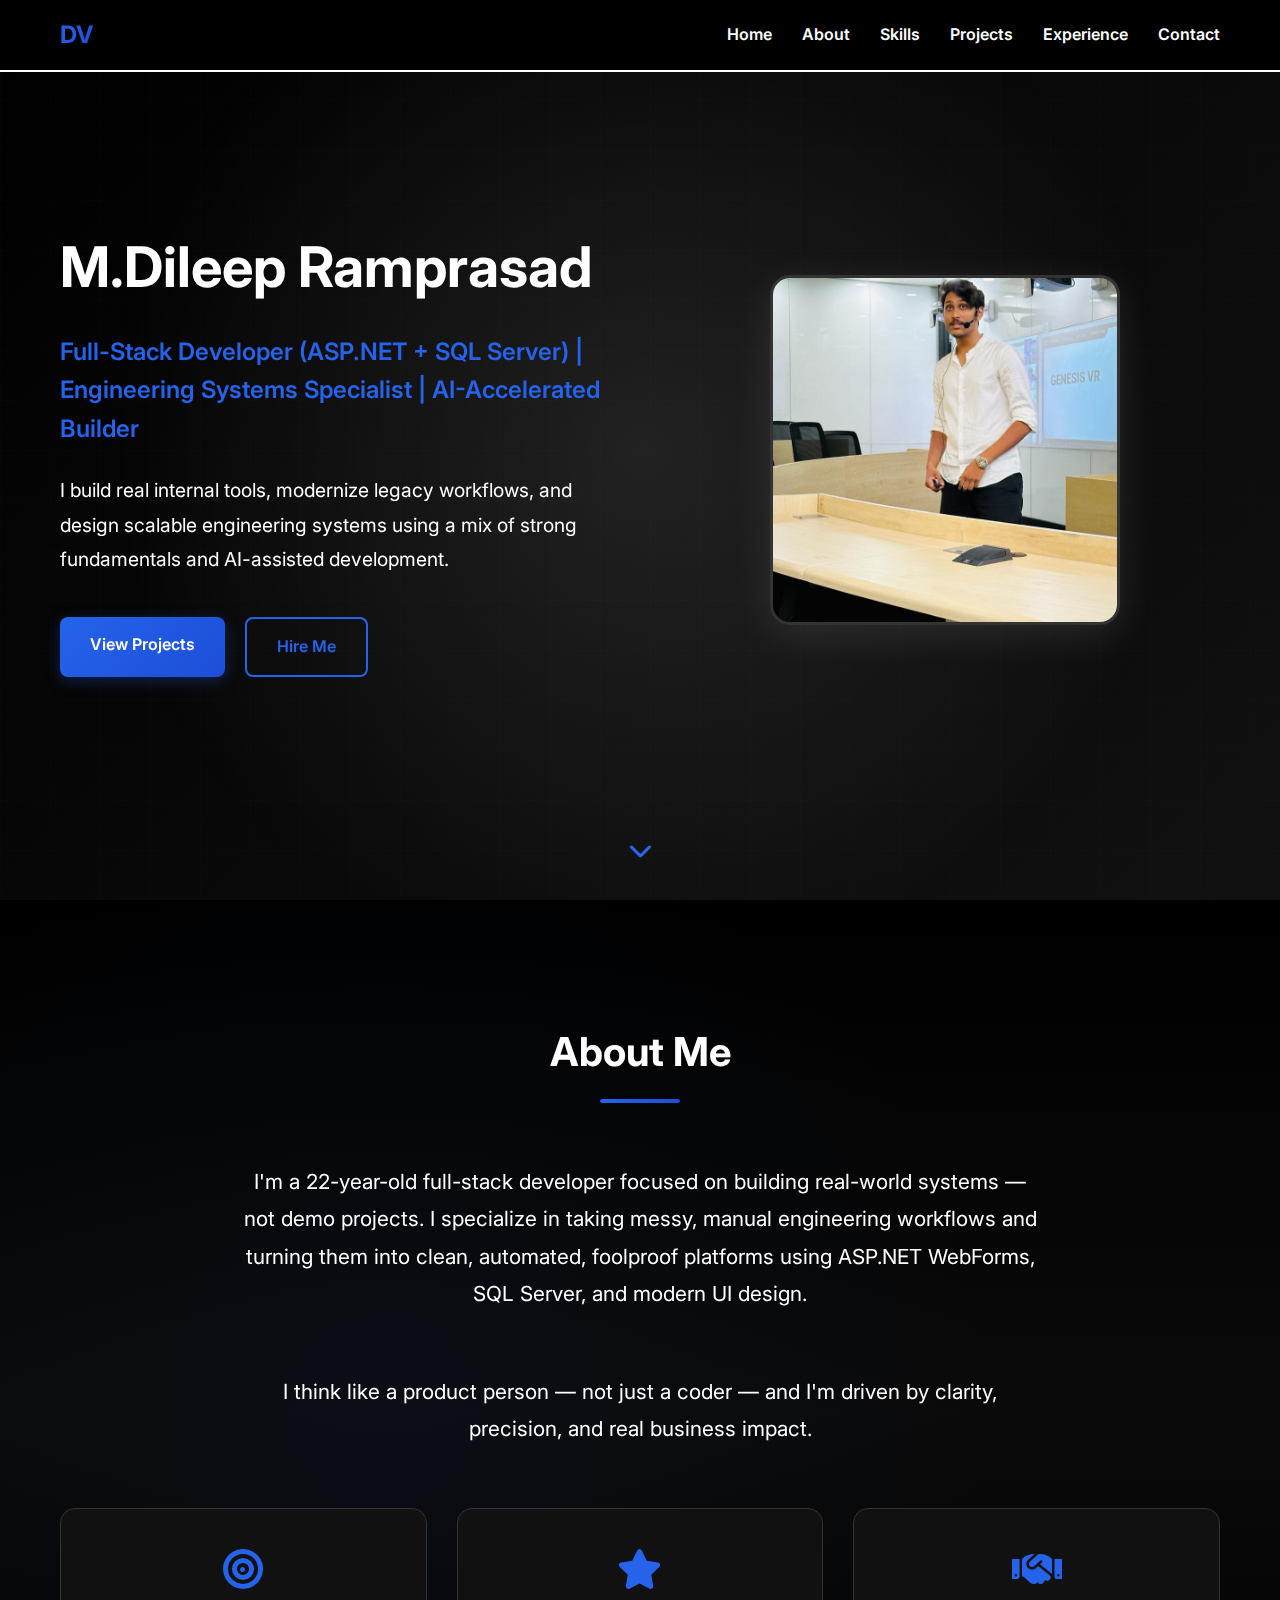
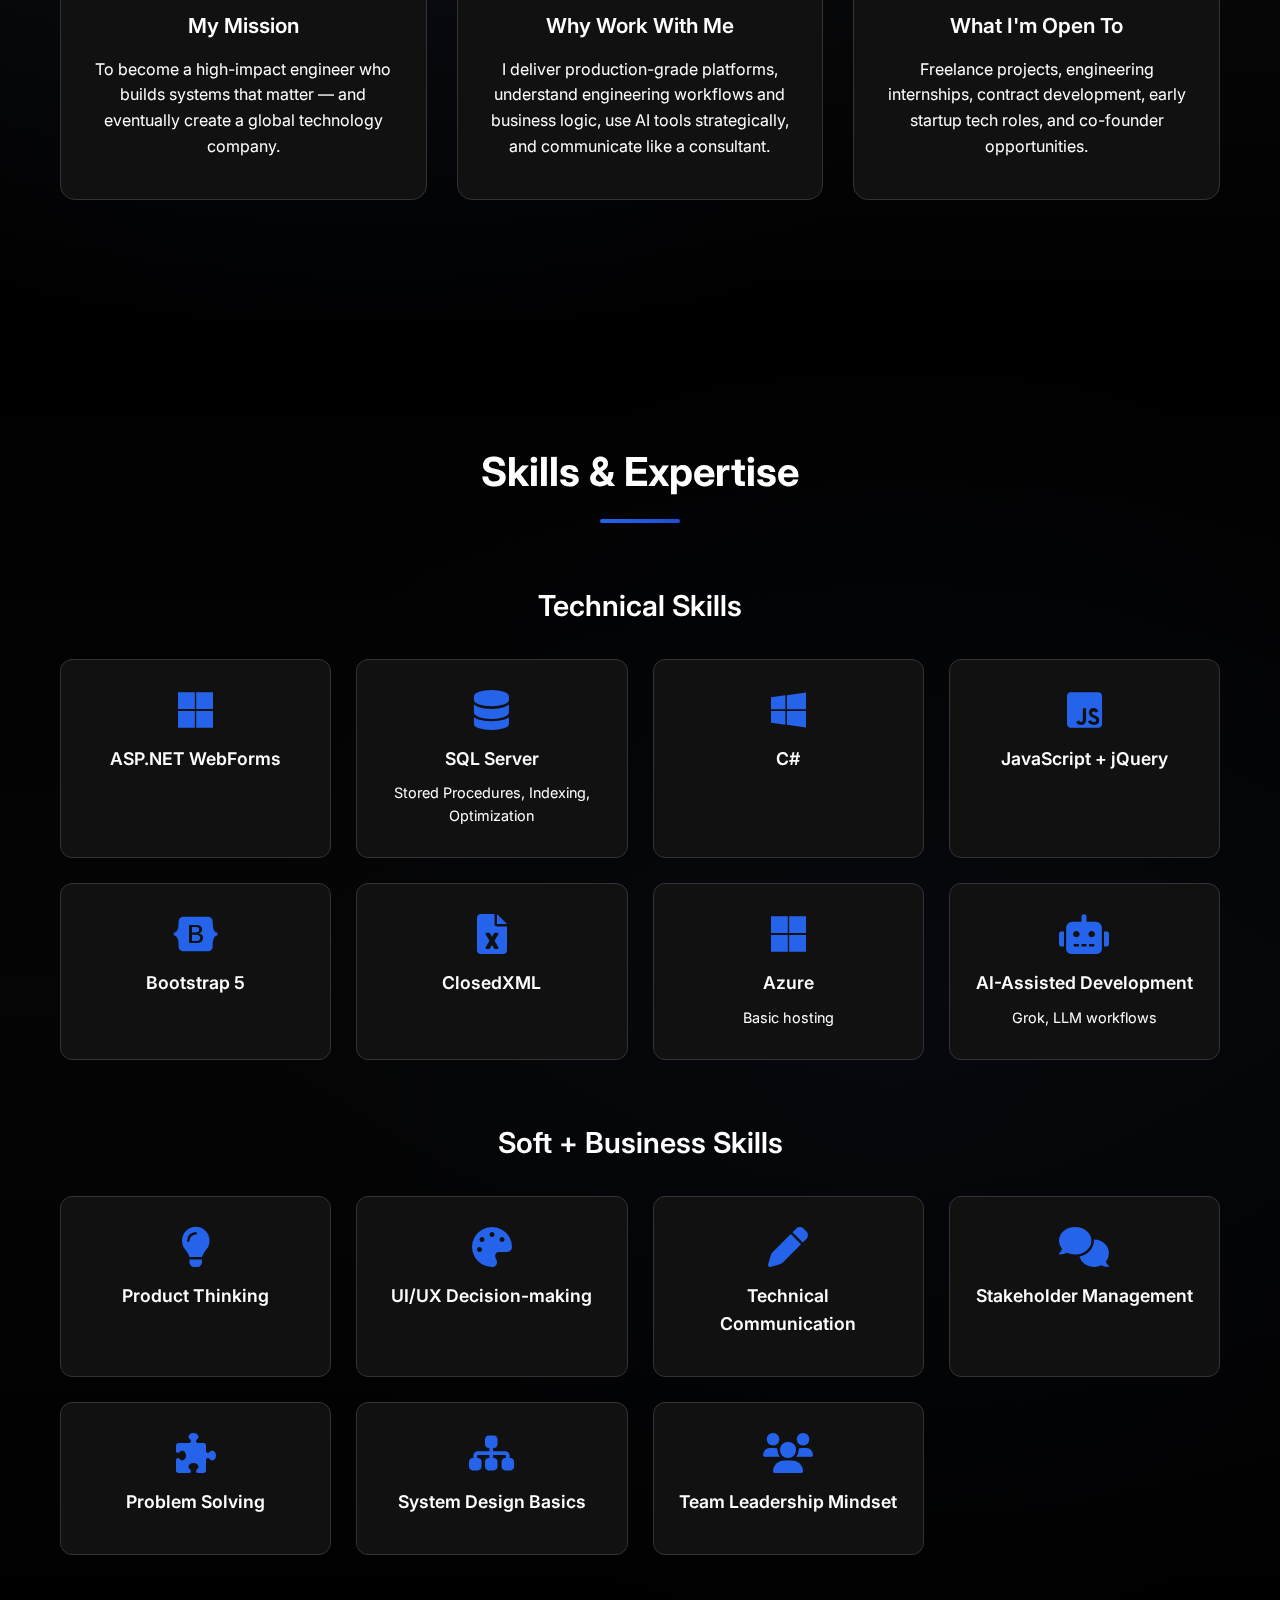
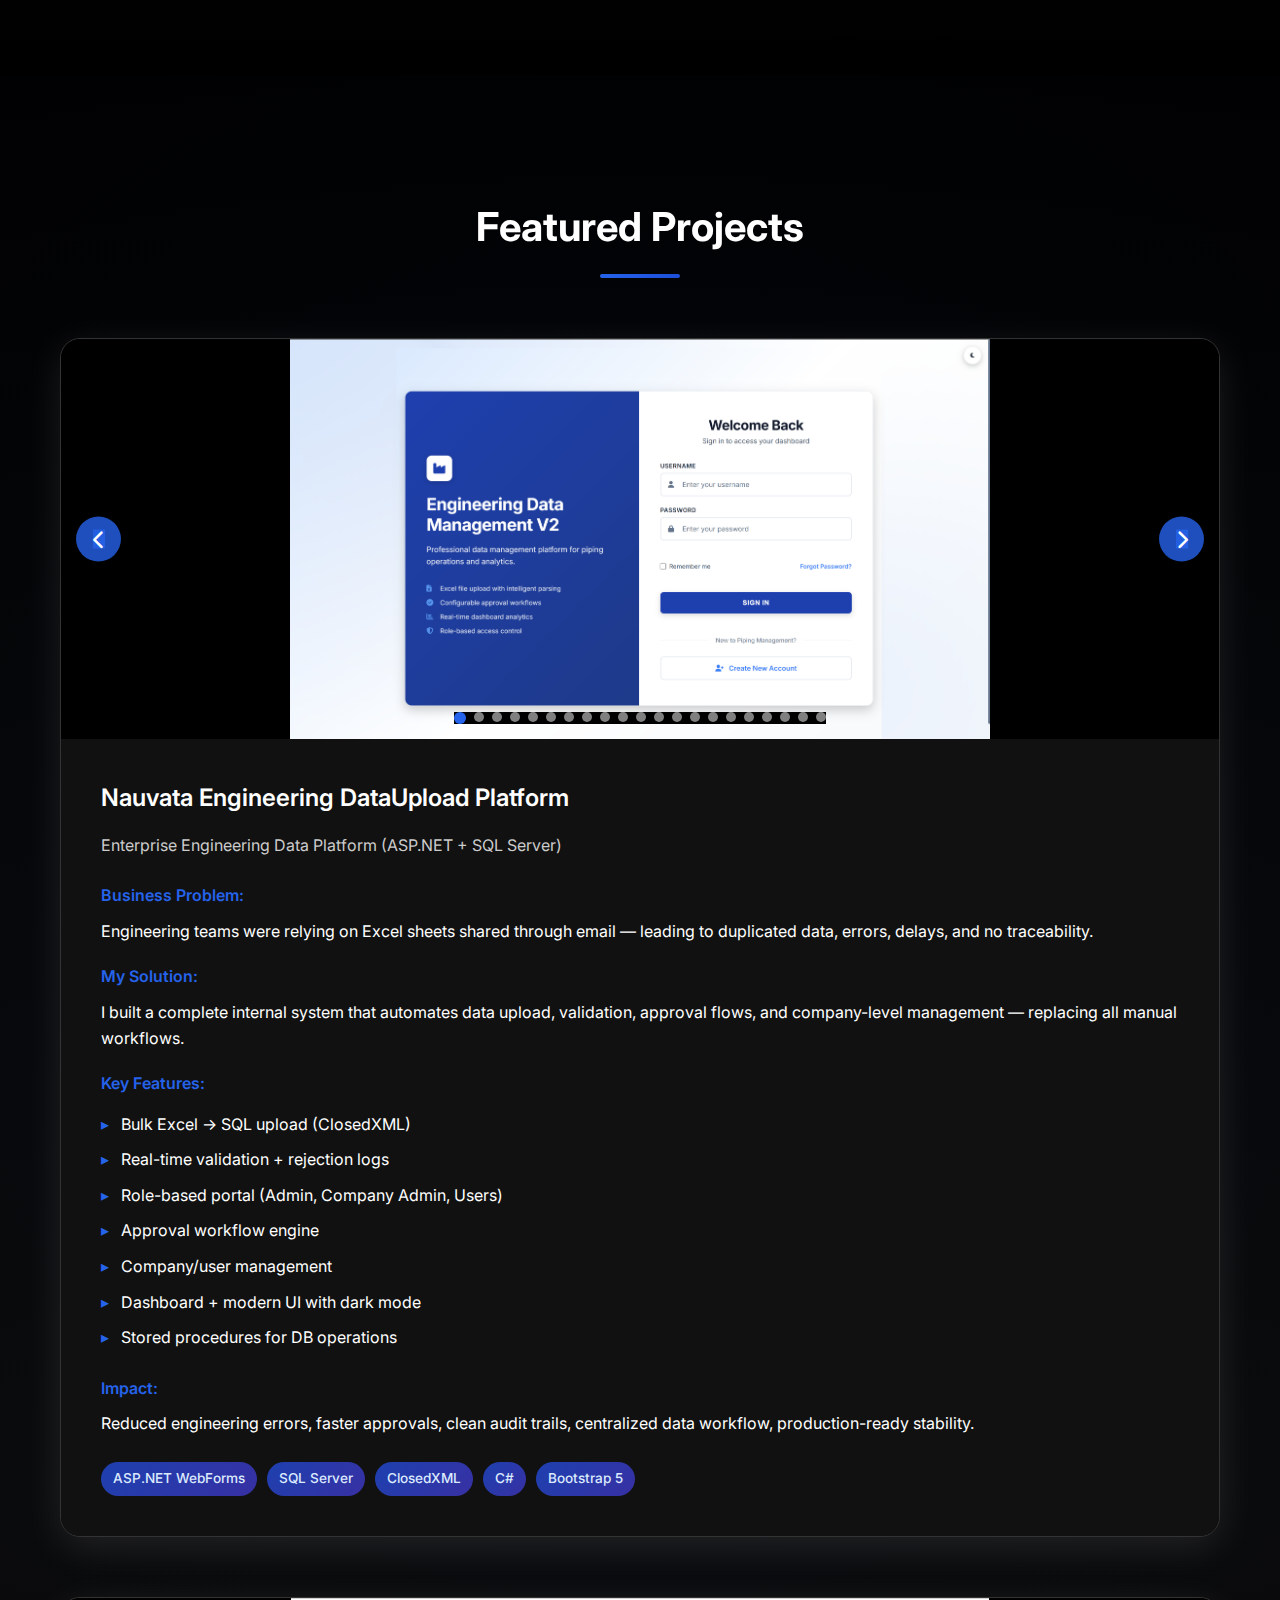
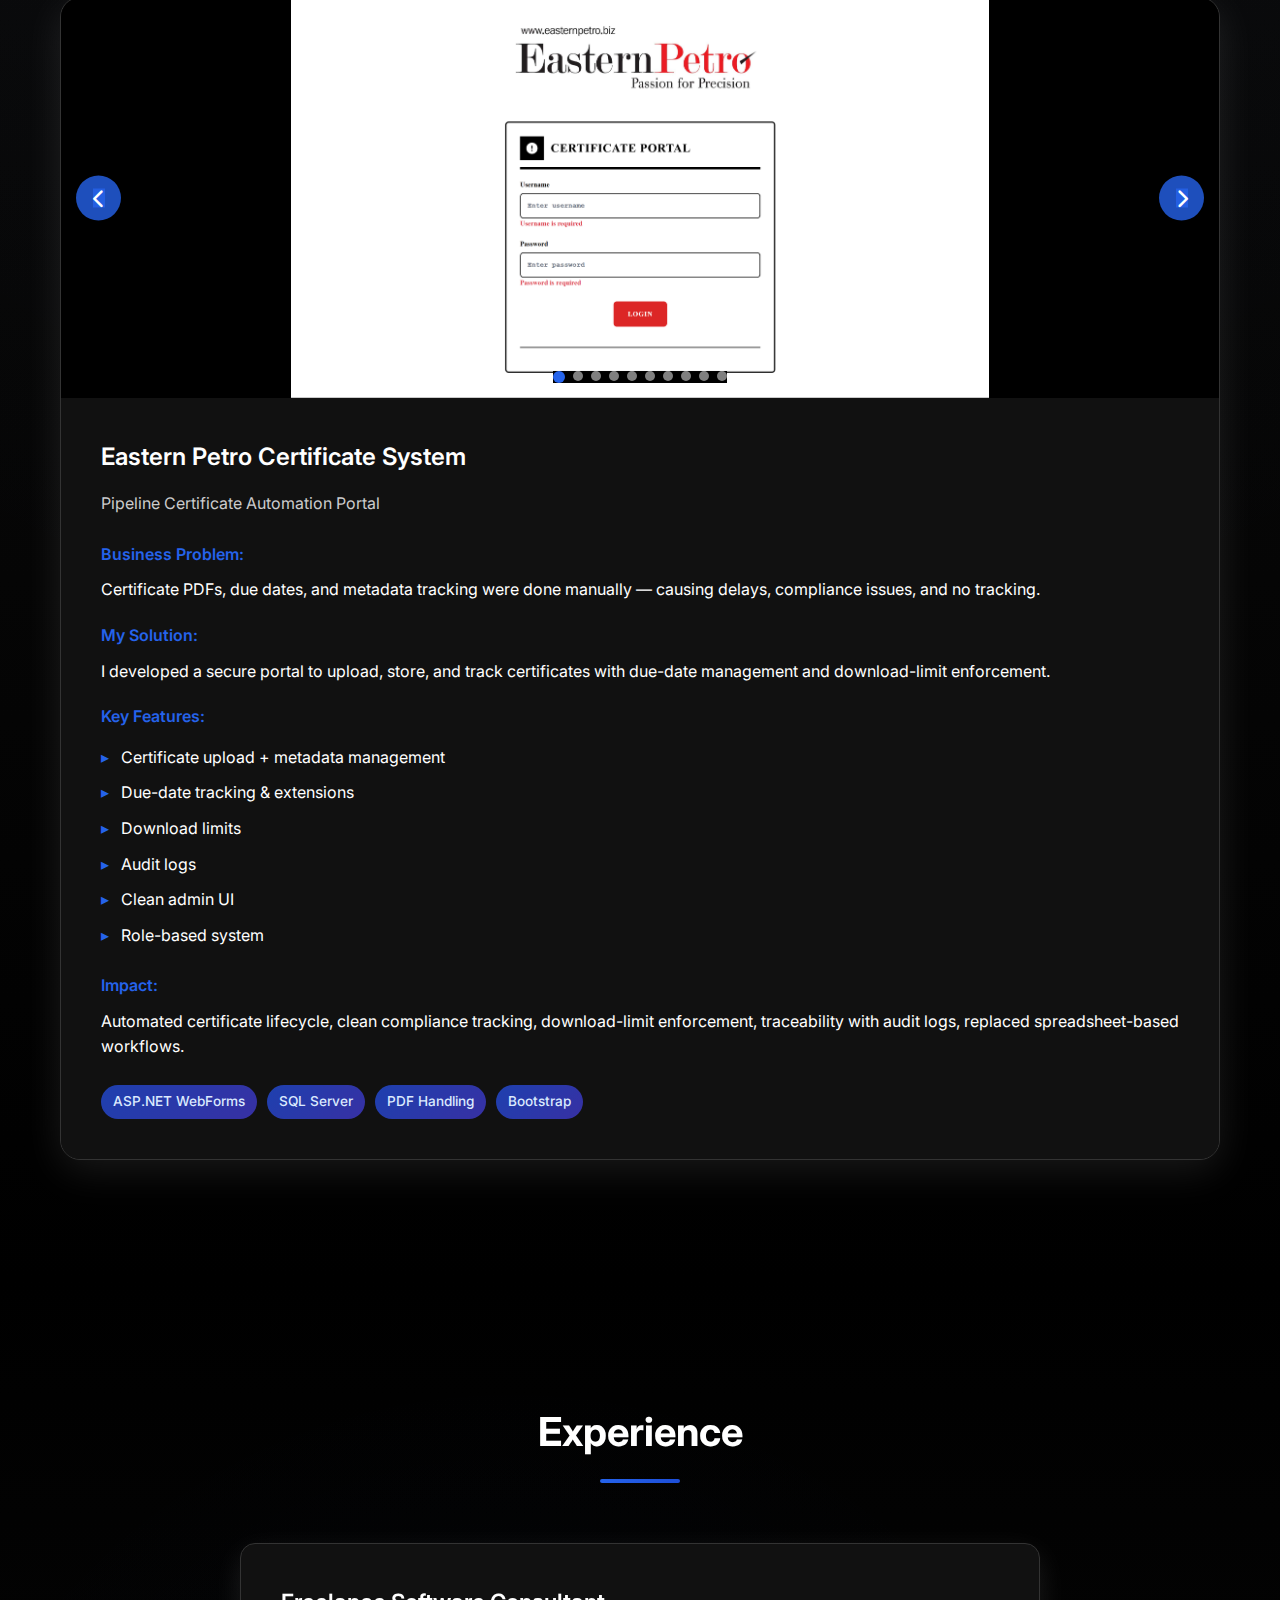
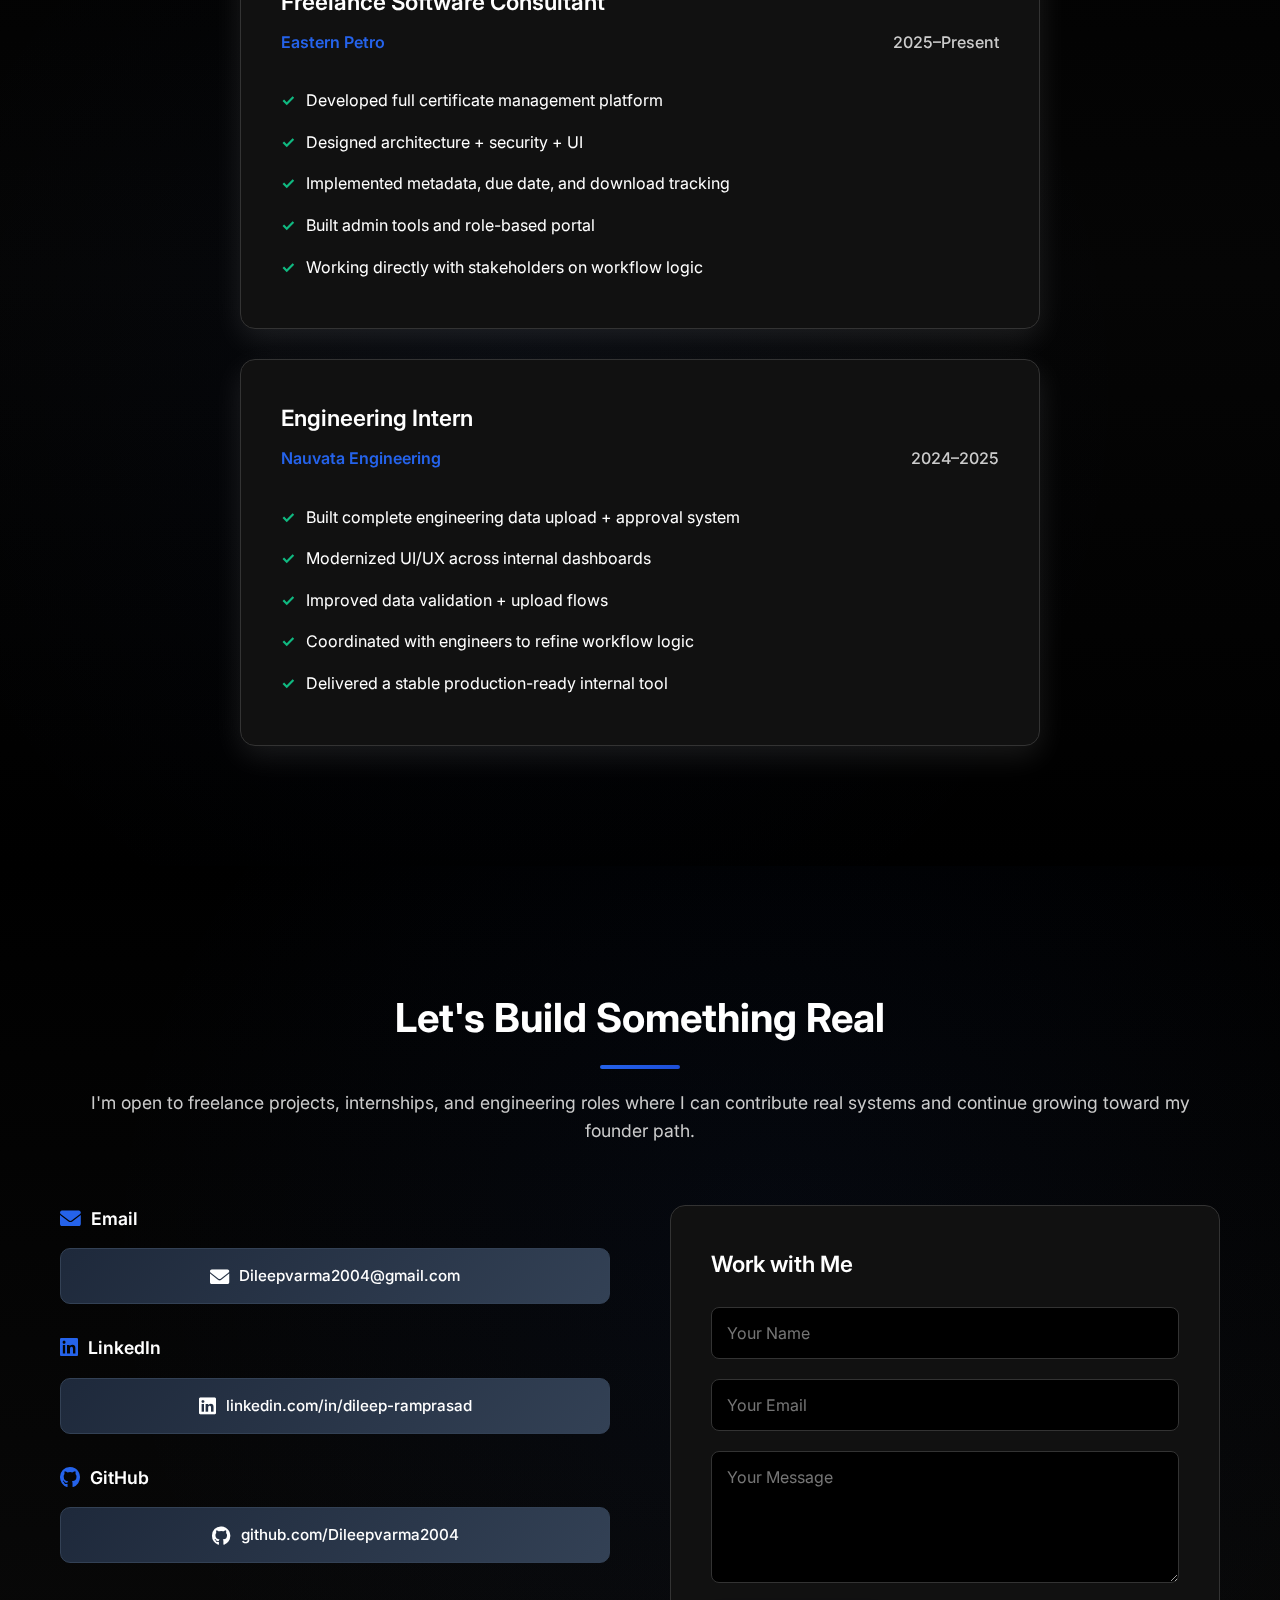
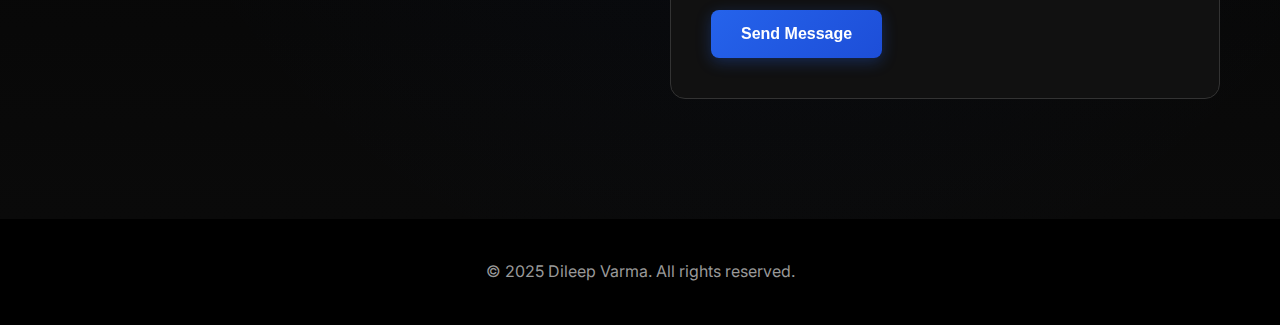
<file: index.html>
<!DOCTYPE html>
<html lang="en">
<head>
    <meta charset="UTF-8">
    <meta name="viewport" content="width=device-width, initial-scale=1.0">
    
    <!-- SEO Meta Tags -->
    <title>Dileep Varma - Full-Stack Developer | Engineering Systems Specialist</title>
    <meta name="description" content="Full-stack developer specializing in ASP.NET, SQL Server, and engineering systems. Built production-grade platforms for Nauvata Engineering and Eastern Petro. Available for freelance projects and engineering roles.">
    <meta name="keywords" content="Full-Stack Developer, ASP.NET Developer, SQL Server, Engineering Systems, Software Consultant, C#, JavaScript, Azure, Hyderabad Developer">
    <meta name="author" content="M. Dileep Ramprasad">
    
    <!-- Open Graph / Social Media Meta Tags -->
    <meta property="og:type" content="website">
    <meta property="og:url" content="https://yourdomain.com/">
    <meta property="og:title" content="Dileep Varma - Full-Stack Developer | Engineering Systems Specialist">
    <meta property="og:description" content="Full-stack developer specializing in ASP.NET, SQL Server, and engineering systems. Built production-grade platforms for Nauvata Engineering and Eastern Petro.">
    <meta property="og:image" content="https://yourdomain.com/profile-hero-image-2.jpg">
    
    <!-- Twitter Card Meta Tags -->
    <meta name="twitter:card" content="summary_large_image">
    <meta name="twitter:url" content="https://yourdomain.com/">
    <meta name="twitter:title" content="Dileep Varma - Full-Stack Developer | Engineering Systems Specialist">
    <meta name="twitter:description" content="Full-stack developer specializing in ASP.NET, SQL Server, and engineering systems. Built production-grade platforms for Nauvata Engineering and Eastern Petro.">
    <meta name="twitter:image" content="https://yourdomain.com/profile-hero-image-2.jpg">
    
    <!-- Favicon -->
    <link rel="icon" type="image/x-icon" href="favicon.ico">
    <link rel="apple-touch-icon" sizes="180x180" href="apple-touch-icon.png">
    
    <!-- Stylesheets -->
    <link href="https://cdnjs.cloudflare.com/ajax/libs/font-awesome/6.0.0/css/all.min.css" rel="stylesheet">
    <link href="https://fonts.googleapis.com/css2?family=Inter:wght@300;400;500;600;700&display=swap" rel="stylesheet">
    <link rel="stylesheet" href="styles.css">
</head>
<body>
    <!-- Navigation -->
    <nav class="navbar" style="background: #000000 !important; background-color: #000000 !important;">
        <div class="nav-container" style="background: #000000 !important; background-color: #000000 !important;">
            <div class="nav-logo">
                <span>DV</span>
            </div>
            <ul class="nav-menu" style="background: #000000 !important; background-color: #000000 !important;">
                <li><a href="#home" class="nav-link" style="color: #ffffff !important;">Home</a></li>
                <li><a href="#about" class="nav-link" style="color: #ffffff !important;">About</a></li>
                <li><a href="#skills" class="nav-link" style="color: #ffffff !important;">Skills</a></li>
                <li><a href="#projects" class="nav-link" style="color: #ffffff !important;">Projects</a></li>
                <li><a href="#experience" class="nav-link" style="color: #ffffff !important;">Experience</a></li>
                <li><a href="#contact" class="nav-link" style="color: #ffffff !important;">Contact</a></li>
            </ul>
            <div class="hamburger">
                <span class="bar" style="background-color: #ffffff;"></span>
                <span class="bar" style="background-color: #ffffff;"></span>
                <span class="bar" style="background-color: #ffffff;"></span>
            </div>
        </div>
    </nav>

    <!-- Hero Section -->
    <section id="home" class="hero">
        <div class="hero-container">
            <div class="hero-content">
                <div class="hero-text">
                    <h1 class="hero-name">M.Dileep Ramprasad</h1>
                    <h2 class="hero-title">Full-Stack Developer (ASP.NET + SQL Server) | Engineering Systems Specialist | AI-Accelerated Builder</h2>
                    <p class="hero-description">
                        I build real internal tools, modernize legacy workflows, and design scalable engineering systems using a mix of strong fundamentals and AI-assisted development.
                    </p>
                    <div class="hero-buttons">
                        <a href="#projects" class="btn btn-primary">View Projects</a>
                        <a href="#contact" class="btn btn-secondary">Hire Me</a>
                    </div>
                </div>
                <div class="hero-image">
                    <img src="profile-hero-image-2.jpg" alt="Dileep Ramprasad - Full-Stack Developer" class="profile-photo">
                </div>
            </div>
        </div>
        <div class="hero-scroll">
            <i class="fas fa-chevron-down"></i>
        </div>
    </section>

    <!-- About Me Section -->
    <section id="about" class="about">
        <div class="container">
            <div class="section-header">
                <h2>About Me</h2>
                <div class="section-line"></div>
            </div>
            <div class="about-content">
                <div class="about-text">
                    <p class="about-intro">
                        I'm a 22-year-old full-stack developer focused on building real-world systems — not demo projects. I specialize in taking messy, manual engineering workflows and turning them into clean, automated, foolproof platforms using ASP.NET WebForms, SQL Server, and modern UI design.
                    </p>
                    <p class="about-intro">
                        I think like a product person — not just a coder — and I'm driven by clarity, precision, and real business impact.
                    </p>
                    <div class="about-details">
                        <div class="about-card">
                            <i class="fas fa-bullseye"></i>
                            <h3>My Mission</h3>
                            <p>To become a high-impact engineer who builds systems that matter — and eventually create a global technology company.</p>
                        </div>
                        <div class="about-card">
                            <i class="fas fa-star"></i>
                            <h3>Why Work With Me</h3>
                            <p>I deliver production-grade platforms, understand engineering workflows and business logic, use AI tools strategically, and communicate like a consultant.</p>
                        </div>
                        <div class="about-card">
                            <i class="fas fa-handshake"></i>
                            <h3>What I'm Open To</h3>
                            <p>Freelance projects, engineering internships, contract development, early startup tech roles, and co-founder opportunities.</p>
                        </div>
                    </div>
                </div>
            </div>
        </div>
    </section>

    <!-- Skills Section -->
    <section id="skills" class="skills">
        <div class="container">
            <div class="section-header">
                <h2>Skills & Expertise</h2>
                <div class="section-line"></div>
            </div>
            <div class="skills-content">
                <div class="skills-group">
                    <h3>Technical Skills</h3>
                    <div class="skills-grid">
                        <div class="skill-item">
                            <i class="fab fa-microsoft"></i>
                            <h4>ASP.NET WebForms</h4>
                        </div>
                        <div class="skill-item">
                            <i class="fas fa-database"></i>
                            <h4>SQL Server</h4>
                            <p>Stored Procedures, Indexing, Optimization</p>
                        </div>
                        <div class="skill-item">
                            <i class="fab fa-windows"></i>
                            <h4>C#</h4>
                        </div>
                        <div class="skill-item">
                            <i class="fab fa-js-square"></i>
                            <h4>JavaScript + jQuery</h4>
                        </div>
                        <div class="skill-item">
                            <i class="fab fa-bootstrap"></i>
                            <h4>Bootstrap 5</h4>
                        </div>
                        <div class="skill-item">
                            <i class="fas fa-file-excel"></i>
                            <h4>ClosedXML</h4>
                        </div>
                        <div class="skill-item">
                            <i class="fab fa-microsoft"></i>
                            <h4>Azure</h4>
                            <p>Basic hosting</p>
                        </div>
                        <div class="skill-item">
                            <i class="fas fa-robot"></i>
                            <h4>AI-Assisted Development</h4>
                            <p>Grok, LLM workflows</p>
                        </div>
                    </div>
                </div>
                <div class="skills-group">
                    <h3>Soft + Business Skills</h3>
                    <div class="skills-grid">
                        <div class="skill-item">
                            <i class="fas fa-lightbulb"></i>
                            <h4>Product Thinking</h4>
                        </div>
                        <div class="skill-item">
                            <i class="fas fa-palette"></i>
                            <h4>UI/UX Decision-making</h4>
                        </div>
                        <div class="skill-item">
                            <i class="fas fa-pen"></i>
                            <h4>Technical Communication</h4>
                        </div>
                        <div class="skill-item">
                            <i class="fas fa-comments"></i>
                            <h4>Stakeholder Management</h4>
                        </div>
                        <div class="skill-item">
                            <i class="fas fa-puzzle-piece"></i>
                            <h4>Problem Solving</h4>
                        </div>
                        <div class="skill-item">
                            <i class="fas fa-sitemap"></i>
                            <h4>System Design Basics</h4>
                        </div>
                        <div class="skill-item">
                            <i class="fas fa-users"></i>
                            <h4>Team Leadership Mindset</h4>
                        </div>
                    </div>
                </div>
            </div>
        </div>
    </section>

    <!-- Projects Section -->
    <section id="projects" class="projects">
        <div class="container">
            <div class="section-header">
                <h2>Featured Projects</h2>
                <div class="section-line"></div>
            </div>
            <div class="projects-content">
                <!-- Project 1 -->
                <div class="project-card">
                    <div class="project-image">
                        <div class="image-carousel">
                            <button class="carousel-btn prev" onclick="changeSlide(0, -1)">
                                <i class="fas fa-chevron-left"></i>
                            </button>
                            <div class="carousel-images">
                                <img src="NAUVATA App screenshots/Screenshot 2025-11-18 134053.png" alt="Nauvata Screenshot 1" class="carousel-image active">
                                <img src="NAUVATA App screenshots/Screenshot 2025-11-18 134154.png" alt="Nauvata Screenshot 2" class="carousel-image">
                                <img src="NAUVATA App screenshots/Screenshot 2025-11-18 134530.png" alt="Nauvata Screenshot 3" class="carousel-image">
                                <img src="NAUVATA App screenshots/Screenshot 2025-11-18 134625.png" alt="Nauvata Screenshot 4" class="carousel-image">
                                <img src="NAUVATA App screenshots/Screenshot 2025-11-18 134710.png" alt="Nauvata Screenshot 5" class="carousel-image">
                                <img src="NAUVATA App screenshots/Screenshot 2025-11-18 134722.png" alt="Nauvata Screenshot 6" class="carousel-image">
                                <img src="NAUVATA App screenshots/Screenshot 2025-11-18 134827.png" alt="Nauvata Screenshot 7" class="carousel-image">
                                <img src="NAUVATA App screenshots/Screenshot 2025-11-18 134848.png" alt="Nauvata Screenshot 8" class="carousel-image">
                                <img src="NAUVATA App screenshots/Screenshot 2025-11-18 134922.png" alt="Nauvata Screenshot 9" class="carousel-image">
                                <img src="NAUVATA App screenshots/Screenshot 2025-11-18 134958.png" alt="Nauvata Screenshot 10" class="carousel-image">
                                <img src="NAUVATA App screenshots/Screenshot 2025-11-18 135014.png" alt="Nauvata Screenshot 11" class="carousel-image">
                                <img src="NAUVATA App screenshots/Screenshot 2025-11-18 135028.png" alt="Nauvata Screenshot 12" class="carousel-image">
                                <img src="NAUVATA App screenshots/Screenshot 2025-11-18 135037.png" alt="Nauvata Screenshot 13" class="carousel-image">
                                <img src="NAUVATA App screenshots/Screenshot 2025-11-18 135045.png" alt="Nauvata Screenshot 14" class="carousel-image">
                                <img src="NAUVATA App screenshots/Screenshot 2025-11-18 135057.png" alt="Nauvata Screenshot 15" class="carousel-image">
                                <img src="NAUVATA App screenshots/Screenshot 2025-11-18 135109.png" alt="Nauvata Screenshot 16" class="carousel-image">
                                <img src="NAUVATA App screenshots/Screenshot 2025-11-18 135142.png" alt="Nauvata Screenshot 17" class="carousel-image">
                                <img src="NAUVATA App screenshots/Screenshot 2025-11-18 135150.png" alt="Nauvata Screenshot 18" class="carousel-image">
                                <img src="NAUVATA App screenshots/Screenshot 2025-11-18 135205.png" alt="Nauvata Screenshot 19" class="carousel-image">
                                <img src="NAUVATA App screenshots/Screenshot 2025-11-18 135217.png" alt="Nauvata Screenshot 20" class="carousel-image">
                                <img src="NAUVATA App screenshots/Screenshot 2025-11-18 135227.png" alt="Nauvata Screenshot 21" class="carousel-image">
                            </div>
                            <button class="carousel-btn next" onclick="changeSlide(0, 1)">
                                <i class="fas fa-chevron-right"></i>
                            </button>
                            <div class="carousel-dots" id="dots-0"></div>
                        </div>
                    </div>
                    <div class="project-content">
                        <h3>Nauvata Engineering DataUpload Platform</h3>
                        <p class="project-summary">
                            Enterprise Engineering Data Platform (ASP.NET + SQL Server)
                        </p>
                        <div class="project-details">
                            <div class="details-section">
                                <h4>Business Problem:</h4>
                                <p>Engineering teams were relying on Excel sheets shared through email — leading to duplicated data, errors, delays, and no traceability.</p>
                            </div>
                            <div class="details-section">
                                <h4>My Solution:</h4>
                                <p>I built a complete internal system that automates data upload, validation, approval flows, and company-level management — replacing all manual workflows.</p>
                            </div>
                            <div class="details-section">
                                <h4>Key Features:</h4>
                                <ul>
                                    <li>Bulk Excel → SQL upload (ClosedXML)</li>
                                    <li>Real-time validation + rejection logs</li>
                                    <li>Role-based portal (Admin, Company Admin, Users)</li>
                                    <li>Approval workflow engine</li>
                                    <li>Company/user management</li>
                                    <li>Dashboard + modern UI with dark mode</li>
                                    <li>Stored procedures for DB operations</li>
                                </ul>
                            </div>
                            <div class="details-section">
                                <h4>Impact:</h4>
                                <p>Reduced engineering errors, faster approvals, clean audit trails, centralized data workflow, production-ready stability.</p>
                            </div>
                        </div>
                        <div class="project-tech">
                            <span class="tech-tag">ASP.NET WebForms</span>
                            <span class="tech-tag">SQL Server</span>
                            <span class="tech-tag">ClosedXML</span>
                            <span class="tech-tag">C#</span>
                            <span class="tech-tag">Bootstrap 5</span>
                        </div>
                    </div>
                </div>

                <!-- Project 2 -->
                <div class="project-card">
                    <div class="project-image">
                        <div class="image-carousel">
                            <button class="carousel-btn prev" onclick="changeSlide(1, -1)">
                                <i class="fas fa-chevron-left"></i>
                            </button>
                            <div class="carousel-images">
                                <img src="Eastern Petro App screenshots/Screenshot 2025-11-20 143929.png" alt="Eastern Petro Screenshot 1" class="carousel-image active">
                                <img src="Eastern Petro App screenshots/Screenshot 2025-11-20 143947.png" alt="Eastern Petro Screenshot 2" class="carousel-image">
                                <img src="Eastern Petro App screenshots/Screenshot 2025-11-20 143957.png" alt="Eastern Petro Screenshot 3" class="carousel-image">
                                <img src="Eastern Petro App screenshots/Screenshot 2025-11-20 144010.png" alt="Eastern Petro Screenshot 4" class="carousel-image">
                                <img src="Eastern Petro App screenshots/Screenshot 2025-11-20 144020.png" alt="Eastern Petro Screenshot 5" class="carousel-image">
                                <img src="Eastern Petro App screenshots/Screenshot 2025-11-20 144046.png" alt="Eastern Petro Screenshot 6" class="carousel-image">
                                <img src="Eastern Petro App screenshots/Screenshot 2025-11-20 144101.png" alt="Eastern Petro Screenshot 7" class="carousel-image">
                                <img src="Eastern Petro App screenshots/Screenshot 2025-11-20 144117.png" alt="Eastern Petro Screenshot 8" class="carousel-image">
                                <img src="Eastern Petro App screenshots/Screenshot 2025-11-20 144133.png" alt="Eastern Petro Screenshot 9" class="carousel-image">
                                <img src="Eastern Petro App screenshots/Screenshot 2025-11-20 144155.png" alt="Eastern Petro Screenshot 10" class="carousel-image">
                            </div>
                            <button class="carousel-btn next" onclick="changeSlide(1, 1)">
                                <i class="fas fa-chevron-right"></i>
                            </button>
                            <div class="carousel-dots" id="dots-1"></div>
                        </div>
                    </div>
                    <div class="project-content">
                        <h3>Eastern Petro Certificate System</h3>
                        <p class="project-summary">
                            Pipeline Certificate Automation Portal
                        </p>
                        <div class="project-details">
                            <div class="details-section">
                                <h4>Business Problem:</h4>
                                <p>Certificate PDFs, due dates, and metadata tracking were done manually — causing delays, compliance issues, and no tracking.</p>
                            </div>
                            <div class="details-section">
                                <h4>My Solution:</h4>
                                <p>I developed a secure portal to upload, store, and track certificates with due-date management and download-limit enforcement.</p>
                            </div>
                            <div class="details-section">
                                <h4>Key Features:</h4>
                                <ul>
                                    <li>Certificate upload + metadata management</li>
                                    <li>Due-date tracking & extensions</li>
                                    <li>Download limits</li>
                                    <li>Audit logs</li>
                                    <li>Clean admin UI</li>
                                    <li>Role-based system</li>
                                </ul>
                            </div>
                            <div class="details-section">
                                <h4>Impact:</h4>
                                <p>Automated certificate lifecycle, clean compliance tracking, download-limit enforcement, traceability with audit logs, replaced spreadsheet-based workflows.</p>
                            </div>
                        </div>
                        <div class="project-tech">
                            <span class="tech-tag">ASP.NET WebForms</span>
                            <span class="tech-tag">SQL Server</span>
                            <span class="tech-tag">PDF Handling</span>
                            <span class="tech-tag">Bootstrap</span>
                        </div>
                    </div>
                </div>
            </div>
        </div>
    </section>

    <!-- Experience Section -->
    <section id="experience" class="experience">
        <div class="container">
            <div class="section-header">
                <h2>Experience</h2>
                <div class="section-line"></div>
            </div>
            <div class="experience-content">
                <div class="experience-card">
                    <div class="experience-header">
                        <h3>Freelance Software Consultant</h3>
                        <div class="company-info">
                            <h4>Eastern Petro</h4>
                            <span class="duration">2025–Present</span>
                        </div>
                    </div>
                    <div class="experience-description">
                        <ul>
                            <li>Developed full certificate management platform</li>
                            <li>Designed architecture + security + UI</li>
                            <li>Implemented metadata, due date, and download tracking</li>
                            <li>Built admin tools and role-based portal</li>
                            <li>Working directly with stakeholders on workflow logic</li>
                        </ul>
                    </div>
                </div>

                <div class="experience-card">
                    <div class="experience-header">
                        <h3>Engineering Intern</h3>
                        <div class="company-info">
                            <h4>Nauvata Engineering</h4>
                            <span class="duration">2024–2025</span>
                        </div>
                    </div>
                    <div class="experience-description">
                        <ul>
                            <li>Built complete engineering data upload + approval system</li>
                            <li>Modernized UI/UX across internal dashboards</li>
                            <li>Improved data validation + upload flows</li>
                            <li>Coordinated with engineers to refine workflow logic</li>
                            <li>Delivered a stable production-ready internal tool</li>
                        </ul>
                    </div>
                </div>
            </div>
        </div>
    </section>

    <!-- Contact Section -->
    <section id="contact" class="contact">
        <div class="container">
            <div class="section-header">
                <h2>Let's Build Something Real</h2>
                <div class="section-line"></div>
                <p style="text-align: center; color: #cccccc; margin-top: 20px; font-size: 1.1rem;">
                    I'm open to freelance projects, internships, and engineering roles where I can contribute real systems and continue growing toward my founder path.
                </p>
            </div>
            <div class="contact-content">
                <div class="contact-info">
                    <div class="contact-item">
                        <h3><i class="fas fa-envelope"></i> Email</h3>
                        <a href="mailto:Dileepvarma2004@gmail.com">
                            <i class="fas fa-envelope"></i>
                            Dileepvarma2004@gmail.com
                        </a>
                    </div>
                    <div class="contact-item">
                        <h3><i class="fab fa-linkedin"></i> LinkedIn</h3>
                        <a href="https://www.linkedin.com/in/dileep-ramprasad-5a0138231" target="_blank" rel="noopener noreferrer">
                            <i class="fab fa-linkedin"></i>
                            linkedin.com/in/dileep-ramprasad
                        </a>
                    </div>
                    <div class="contact-item">
                        <h3><i class="fab fa-github"></i> GitHub</h3>
                        <a href="https://github.com/Dileepvarma2004" target="_blank" rel="noopener noreferrer">
                            <i class="fab fa-github"></i>
                            github.com/Dileepvarma2004
                        </a>
                    </div>
                </div>
                <div class="contact-form">
                    <h3>Work with Me</h3>
                    <form action="https://formspree.io/f/mldzpqzy" method="POST">
                        <div class="form-group">
                            <input type="text" name="name" placeholder="Your Name" required>
                        </div>
                        <div class="form-group">
                            <input type="email" name="email" placeholder="Your Email" required>
                        </div>
                        <div class="form-group">
                            <textarea name="message" placeholder="Your Message" rows="5" required></textarea>
                        </div>
                        <button type="submit" class="btn btn-primary">Send Message</button>
                    </form>
                </div>
            </div>
        </div>
    </section>

    <!-- Footer -->
    <footer class="footer">
        <div class="container">
            <p>&copy; 2025 Dileep Varma. All rights reserved.</p>
        </div>
    </footer>

    <script src="script.js"></script>
</body>
</html>
</file>
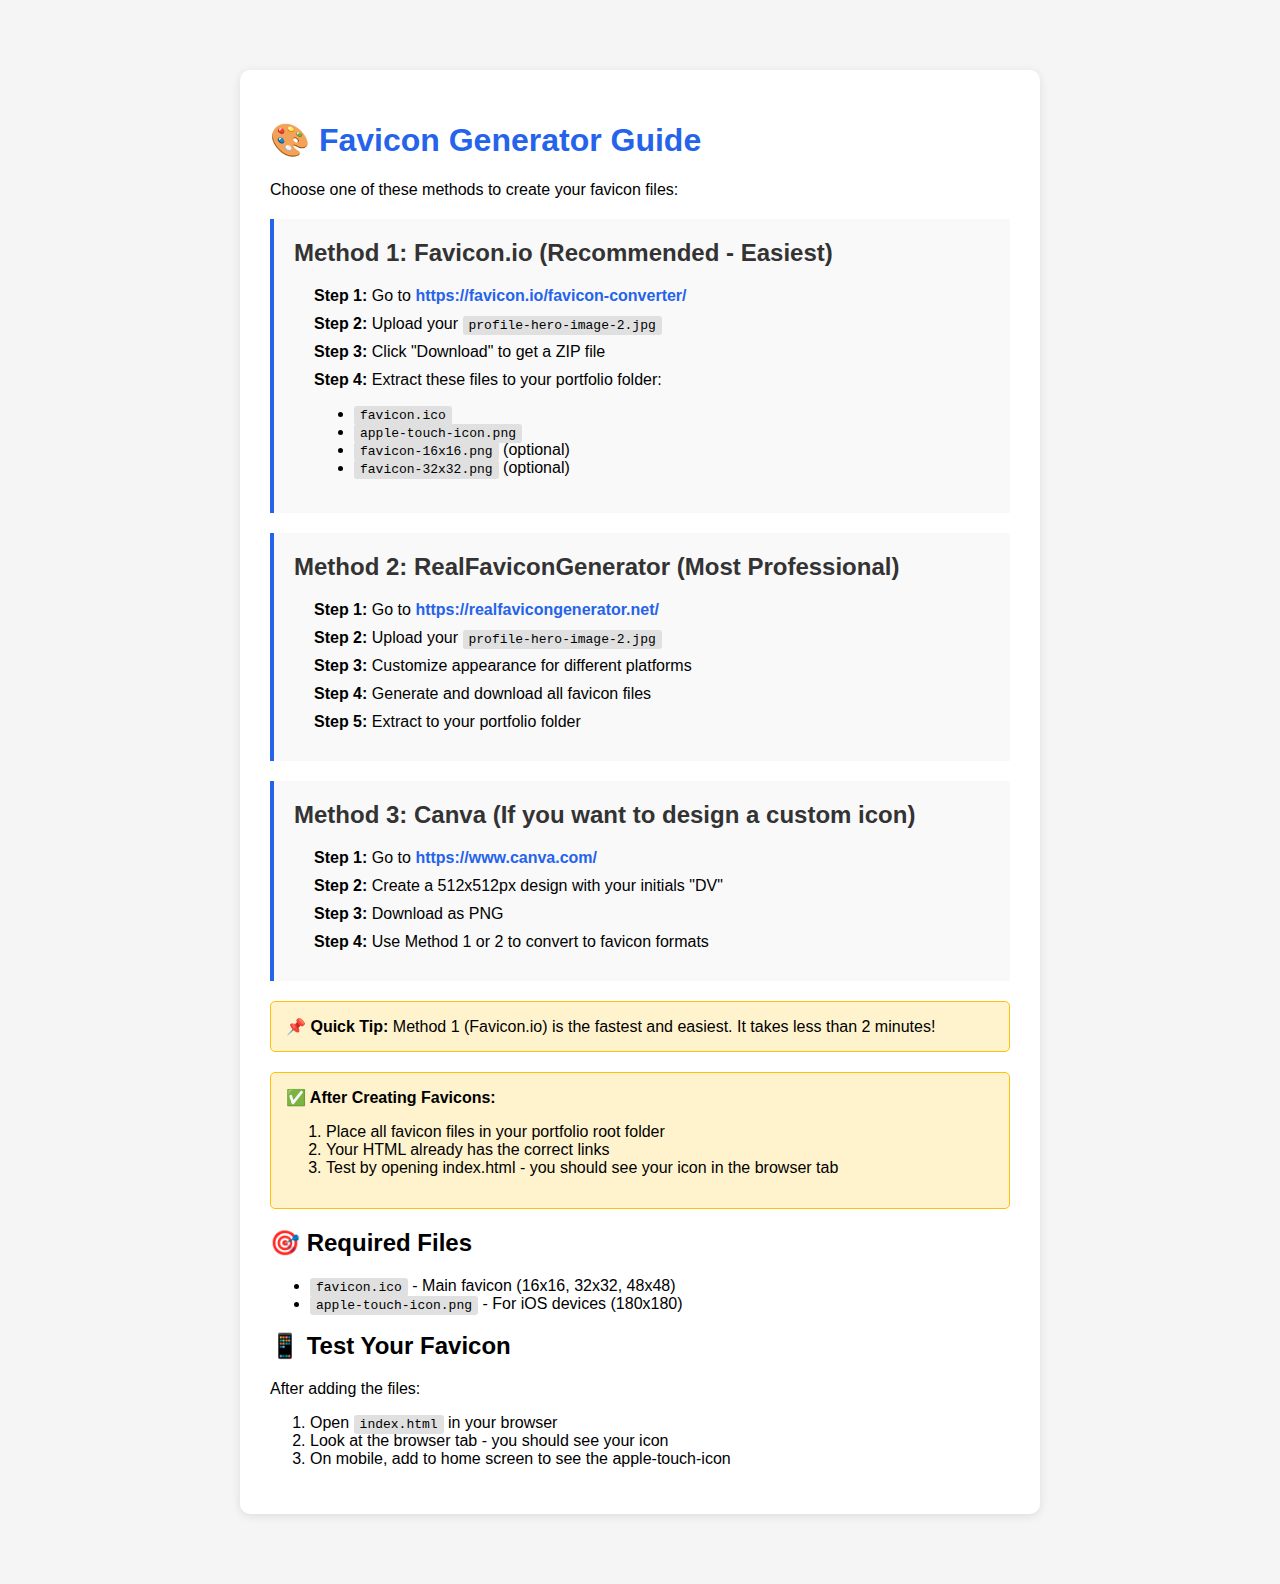
<file: generate-favicon.html>
<!DOCTYPE html>
<html lang="en">
<head>
    <meta charset="UTF-8">
    <meta name="viewport" content="width=device-width, initial-scale=1.0">
    <title>Favicon Generator</title>
    <style>
        body {
            font-family: Arial, sans-serif;
            max-width: 800px;
            margin: 50px auto;
            padding: 20px;
            background: #f5f5f5;
        }
        .container {
            background: white;
            padding: 30px;
            border-radius: 10px;
            box-shadow: 0 2px 10px rgba(0,0,0,0.1);
        }
        h1 {
            color: #2563eb;
        }
        .method {
            margin: 20px 0;
            padding: 20px;
            background: #f9f9f9;
            border-left: 4px solid #2563eb;
        }
        .method h2 {
            margin-top: 0;
            color: #333;
        }
        a {
            color: #2563eb;
            text-decoration: none;
            font-weight: bold;
        }
        a:hover {
            text-decoration: underline;
        }
        code {
            background: #e0e0e0;
            padding: 2px 6px;
            border-radius: 3px;
            font-family: monospace;
        }
        .step {
            margin: 10px 0;
            padding-left: 20px;
        }
        .note {
            background: #fff3cd;
            border: 1px solid #ffc107;
            padding: 15px;
            border-radius: 5px;
            margin: 20px 0;
        }
    </style>
</head>
<body>
    <div class="container">
        <h1>🎨 Favicon Generator Guide</h1>
        <p>Choose one of these methods to create your favicon files:</p>

        <div class="method">
            <h2>Method 1: Favicon.io (Recommended - Easiest)</h2>
            <div class="step">
                <strong>Step 1:</strong> Go to <a href="https://favicon.io/favicon-converter/" target="_blank">https://favicon.io/favicon-converter/</a>
            </div>
            <div class="step">
                <strong>Step 2:</strong> Upload your <code>profile-hero-image-2.jpg</code>
            </div>
            <div class="step">
                <strong>Step 3:</strong> Click "Download" to get a ZIP file
            </div>
            <div class="step">
                <strong>Step 4:</strong> Extract these files to your portfolio folder:
                <ul>
                    <li><code>favicon.ico</code></li>
                    <li><code>apple-touch-icon.png</code></li>
                    <li><code>favicon-16x16.png</code> (optional)</li>
                    <li><code>favicon-32x32.png</code> (optional)</li>
                </ul>
            </div>
        </div>

        <div class="method">
            <h2>Method 2: RealFaviconGenerator (Most Professional)</h2>
            <div class="step">
                <strong>Step 1:</strong> Go to <a href="https://realfavicongenerator.net/" target="_blank">https://realfavicongenerator.net/</a>
            </div>
            <div class="step">
                <strong>Step 2:</strong> Upload your <code>profile-hero-image-2.jpg</code>
            </div>
            <div class="step">
                <strong>Step 3:</strong> Customize appearance for different platforms
            </div>
            <div class="step">
                <strong>Step 4:</strong> Generate and download all favicon files
            </div>
            <div class="step">
                <strong>Step 5:</strong> Extract to your portfolio folder
            </div>
        </div>

        <div class="method">
            <h2>Method 3: Canva (If you want to design a custom icon)</h2>
            <div class="step">
                <strong>Step 1:</strong> Go to <a href="https://www.canva.com/" target="_blank">https://www.canva.com/</a>
            </div>
            <div class="step">
                <strong>Step 2:</strong> Create a 512x512px design with your initials "DV"
            </div>
            <div class="step">
                <strong>Step 3:</strong> Download as PNG
            </div>
            <div class="step">
                <strong>Step 4:</strong> Use Method 1 or 2 to convert to favicon formats
            </div>
        </div>

        <div class="note">
            <strong>📌 Quick Tip:</strong> Method 1 (Favicon.io) is the fastest and easiest. It takes less than 2 minutes!
        </div>

        <div class="note">
            <strong>✅ After Creating Favicons:</strong>
            <ol>
                <li>Place all favicon files in your portfolio root folder</li>
                <li>Your HTML already has the correct links</li>
                <li>Test by opening index.html - you should see your icon in the browser tab</li>
            </ol>
        </div>

        <h2>🎯 Required Files</h2>
        <ul>
            <li><code>favicon.ico</code> - Main favicon (16x16, 32x32, 48x48)</li>
            <li><code>apple-touch-icon.png</code> - For iOS devices (180x180)</li>
        </ul>

        <h2>📱 Test Your Favicon</h2>
        <p>After adding the files:</p>
        <ol>
            <li>Open <code>index.html</code> in your browser</li>
            <li>Look at the browser tab - you should see your icon</li>
            <li>On mobile, add to home screen to see the apple-touch-icon</li>
        </ol>
    </div>
</body>
</html>
</file>
<file: styles.css>
/* Reset and Base Styles */
* {
    margin: 0;
    padding: 0;
    box-sizing: border-box;
}

html {
    scroll-behavior: smooth;
}

body {
    font-family: 'Inter', sans-serif;
    line-height: 1.6;
    color: #ffffff;
    background: linear-gradient(135deg, #000000 0%, #0a0a0a 50%, #000000 100%);
    background-attachment: fixed;
    overflow-x: hidden;
    position: relative;
}

body::before {
    content: '';
    position: fixed;
    top: 0;
    left: 0;
    width: 100%;
    height: 100%;
    background-image: 
        radial-gradient(circle at 20% 50%, rgba(37, 99, 235, 0.03) 0%, transparent 50%),
        radial-gradient(circle at 80% 80%, rgba(37, 99, 235, 0.03) 0%, transparent 50%),
        radial-gradient(circle at 40% 20%, rgba(37, 99, 235, 0.02) 0%, transparent 50%);
    pointer-events: none;
    z-index: 0;
}

body::after {
    content: '';
    position: fixed;
    top: 0;
    left: 0;
    width: 100%;
    height: 100%;
    background-image: 
        linear-gradient(90deg, rgba(255, 255, 255, 0.01) 1px, transparent 1px),
        linear-gradient(rgba(255, 255, 255, 0.01) 1px, transparent 1px);
    background-size: 50px 50px;
    pointer-events: none;
    z-index: 0;
}

.container {
    max-width: 1200px;
    margin: 0 auto;
    padding: 0 20px;
}

/* Navigation */
.navbar {
    position: fixed !important;
    top: 0 !important;
    width: 100% !important;
    background: #000000 !important;
    background-color: #000000 !important;
    backdrop-filter: none !important;
    z-index: 1000 !important;
    transition: all 0.3s ease;
    border-bottom: 2px solid #ffffff;
}

/* Force black header across all browsers */
nav.navbar, nav .navbar, header.navbar {
    background: #000000 !important;
    background-color: #000000 !important;
}

/* Chrome/Safari specific */
@media screen and (-webkit-min-device-pixel-ratio:0) {
    .navbar {
        background: #000000 !important;
    }
}

.nav-container {
    max-width: 1200px;
    margin: 0 auto;
    padding: 0 20px;
    display: flex;
    justify-content: space-between;
    align-items: center;
    height: 70px;
    background: #000000 !important;
    background-color: #000000 !important;
}

/* Firefox specific */
@-moz-document url-prefix() {
    .navbar, .nav-container {
        background: #000000 !important;
    }
}

.nav-logo span {
    font-size: 24px;
    font-weight: 700;
    color: #2563eb;
    background: linear-gradient(135deg, #2563eb, #1d4ed8);
    -webkit-background-clip: text;
    -webkit-text-fill-color: transparent;
    background-clip: text;
}

.nav-menu {
    display: flex;
    list-style: none;
    gap: 30px;
    background: #000000 !important;
    background-color: #000000 !important;
}

/* Edge case: try to override any potential white backgrounds */
.navbar, .nav-container, .nav-menu, .nav-link {
    background-image: none !important;
}

.nav-link {
    text-decoration: none;
    color: #ffffff !important;
    font-weight: 600;
    transition: color 0.3s ease;
    position: relative;
    text-shadow: 0 0 5px #000000;
    background: transparent !important;
}

.nav-link:hover {
    color: #2563eb !important;
}

.nav-link::after {
    content: '';
    position: absolute;
    width: 0;
    height: 2px;
    bottom: -5px;
    left: 0;
    background-color: #2563eb;
    transition: width 0.3s ease;
}

.nav-link:hover::after {
    width: 100%;
}

.hamburger {
    display: none;
    flex-direction: column;
    cursor: pointer;
}

.bar {
    width: 25px;
    height: 3px;
    background-color: #ffffff;
    margin: 3px 0;
    transition: 0.3s;
}

/* Hero Section */
.hero {
    min-height: 100vh;
    display: flex;
    align-items: center;
    background: linear-gradient(135deg, #000000 0%, #111111 100%);
    position: relative;
    overflow: hidden;
}

.hero::before {
    content: '';
    position: absolute;
    top: 0;
    left: 0;
    right: 0;
    bottom: 0;
    background: radial-gradient(circle at 50% 50%, rgba(255, 255, 255, 0.1) 0%, transparent 70%);
    z-index: 1;
}

.hero-container {
    max-width: 1200px;
    margin: 0 auto;
    padding: 0 20px;
    position: relative;
    z-index: 2;
}

.hero-content {
    display: grid;
    grid-template-columns: 1fr 1fr;
    gap: 60px;
    align-items: center;
}

.hero-name {
    font-size: 3.5rem;
    font-weight: 700;
    color: #ffffff;
    margin-bottom: 20px;
    animation: slideInUp 1s ease-out;
}

.hero-title {
    font-size: 1.5rem;
    font-weight: 600;
    color: #2563eb;
    margin-bottom: 25px;
    animation: slideInUp 1s ease-out 0.2s both;
}

.hero-description {
    font-size: 1.2rem;
    color: #ffffff;
    margin-bottom: 40px;
    line-height: 1.8;
    animation: slideInUp 1s ease-out 0.4s both;
}

.hero-buttons {
    display: flex;
    gap: 20px;
    animation: slideInUp 1s ease-out 0.6s both;
}

.btn {
    display: inline-block;
    padding: 15px 30px;
    text-decoration: none;
    border-radius: 8px;
    font-weight: 600;
    transition: all 0.3s ease;
    cursor: pointer;
    border: none;
    font-size: 1rem;
}

.btn-primary {
    background: linear-gradient(135deg, #2563eb, #1d4ed8);
    color: white;
    box-shadow: 0 4px 15px rgba(37, 99, 235, 0.3);
}

.btn-primary:hover {
    transform: translateY(-2px);
    box-shadow: 0 8px 25px rgba(37, 99, 235, 0.4);
}

.btn-secondary {
    background: transparent;
    color: #2563eb;
    border: 2px solid #2563eb;
}

.btn-secondary:hover {
    background: #2563eb;
    color: white;
    transform: translateY(-2px);
}

.hero-image {
    display: flex;
    justify-content: center;
    animation: slideInRight 1s ease-out 0.8s both;
}

.profile-placeholder {
    width: 350px;
    height: 350px;
    background: linear-gradient(135deg, #222222, #333333);
    border-radius: 20px;
    display: flex;
    flex-direction: column;
    align-items: center;
    justify-content: center;
    color: #ffffff;
    border: 3px solid #333333;
    transition: transform 0.3s ease;
}

.profile-placeholder:hover {
    transform: scale(1.05);
}

.profile-placeholder i {
    font-size: 80px;
    margin-bottom: 15px;
    color: #ffffff;
}

.profile-photo {
    width: 350px;
    height: 350px;
    object-fit: cover;
    border-radius: 20px;
    border: 3px solid #333333;
    transition: transform 0.3s ease;
    box-shadow: 0 10px 40px rgba(255, 255, 255, 0.1);
}

.profile-photo:hover {
    transform: scale(1.05);
}

.hero-scroll {
    position: absolute;
    bottom: 30px;
    left: 50%;
    transform: translateX(-50%);
    color: #2563eb;
    font-size: 1.5rem;
    animation: bounce 2s infinite;
    cursor: pointer;
}

/* Section Headers */
.section-header {
    text-align: center;
    margin-bottom: 60px;
}

.section-header h2 {
    font-size: 2.5rem;
    font-weight: 700;
    color: #ffffff;
    margin-bottom: 15px;
}

.section-line {
    width: 80px;
    height: 4px;
    background: linear-gradient(135deg, #2563eb, #1d4ed8);
    margin: 0 auto;
    border-radius: 2px;
}

/* About Section */
.about {
    padding: 120px 0;
    background: linear-gradient(180deg, #000000 0%, #0a0a0a 50%, #000000 100%);
    position: relative;
}

.about::before {
    content: '';
    position: absolute;
    top: 0;
    left: 0;
    right: 0;
    bottom: 0;
    background: radial-gradient(circle at 30% 50%, rgba(37, 99, 235, 0.05) 0%, transparent 60%);
    pointer-events: none;
}

.about .container {
    position: relative;
    z-index: 1;
}

.about-intro {
    font-size: 1.3rem;
    color: #ffffff;
    text-align: center;
    max-width: 800px;
    margin: 0 auto 60px;
    line-height: 1.8;
}

.about-details {
    display: grid;
    grid-template-columns: repeat(auto-fit, minmax(300px, 1fr));
    gap: 30px;
}

.about-card {
    background: #111111;
    padding: 40px 30px;
    border-radius: 15px;
    text-align: center;
    transition: transform 0.3s ease, box-shadow 0.3s ease;
    border: 1px solid #333333;
}

.about-card:hover {
    transform: translateY(-5px);
    box-shadow: 0 10px 30px rgba(255, 255, 255, 0.1);
}

.about-card i {
    font-size: 2.5rem;
    color: #2563eb;
    margin-bottom: 20px;
}

.about-card h3 {
    font-size: 1.3rem;
    font-weight: 600;
    color: #ffffff;
    margin-bottom: 15px;
}

.about-card p {
    color: #ffffff;
    line-height: 1.6;
}

/* Skills Section */
.skills {
    padding: 120px 0;
    background: linear-gradient(180deg, #000000 0%, #050505 50%, #000000 100%);
    position: relative;
}

.skills::before {
    content: '';
    position: absolute;
    top: 0;
    left: 0;
    right: 0;
    bottom: 0;
    background: radial-gradient(circle at 70% 50%, rgba(37, 99, 235, 0.04) 0%, transparent 60%);
    pointer-events: none;
}

.skills .container {
    position: relative;
    z-index: 1;
}

.skills-content {
    display: grid;
    gap: 60px;
}

.skills-group h3 {
    font-size: 1.8rem;
    font-weight: 600;
    color: #ffffff;
    margin-bottom: 30px;
    text-align: center;
}

.skills-grid {
    display: grid;
    grid-template-columns: repeat(auto-fit, minmax(250px, 1fr));
    gap: 25px;
}

.skill-item {
    background: #111111;
    padding: 30px 25px;
    border-radius: 12px;
    text-align: center;
    transition: transform 0.3s ease, box-shadow 0.3s ease;
    border: 1px solid #333333;
}

.skill-item:hover {
    transform: translateY(-3px);
    box-shadow: 0 8px 25px rgba(255, 255, 255, 0.1);
}

.skill-item i {
    font-size: 2.5rem;
    color: #2563eb;
    margin-bottom: 15px;
}

.skill-item h4 {
    font-size: 1.1rem;
    font-weight: 600;
    color: #ffffff;
    margin-bottom: 8px;
}

.skill-item p {
    color: #ffffff;
    font-size: 0.9rem;
}

/* Projects Section */
.projects {
    padding: 120px 0;
    background: linear-gradient(180deg, #000000 0%, #0a0a0a 50%, #000000 100%);
    position: relative;
}

.projects::before {
    content: '';
    position: absolute;
    top: 0;
    left: 0;
    right: 0;
    bottom: 0;
    background: radial-gradient(circle at 50% 30%, rgba(37, 99, 235, 0.03) 0%, transparent 70%);
    pointer-events: none;
}

.projects .container {
    position: relative;
    z-index: 1;
}

.projects-content {
    display: grid;
    gap: 60px;
}

.project-card {
    background: #111111;
    border-radius: 20px;
    overflow: hidden;
    box-shadow: 0 10px 40px rgba(255, 255, 255, 0.1);
    transition: transform 0.3s ease;
    border: 1px solid #333333;
}

.project-card:hover {
    transform: translateY(-5px);
}

.project-image {
    height: 400px;
    background: #000000;
    display: flex;
    align-items: center;
    justify-content: center;
    color: #ffffff;
    position: relative;
    overflow: hidden;
}

.image-carousel {
    width: 100%;
    height: 100%;
    position: relative;
    display: flex;
    align-items: center;
    justify-content: center;
}

.carousel-images {
    width: 100%;
    height: 100%;
    position: relative;
}

.carousel-image {
    width: 100%;
    height: 100%;
    object-fit: contain;
    position: absolute;
    top: 0;
    left: 0;
    opacity: 0;
    transition: opacity 0.5s ease-in-out;
    background: #000000;
}

.carousel-image.active {
    opacity: 1;
    z-index: 1;
}

.carousel-btn {
    position: absolute;
    top: 50%;
    transform: translateY(-50%);
    background: rgba(37, 99, 235, 0.8);
    color: white;
    border: none;
    width: 45px;
    height: 45px;
    border-radius: 50%;
    cursor: pointer;
    z-index: 10;
    display: flex;
    align-items: center;
    justify-content: center;
    transition: all 0.3s ease;
    font-size: 1.2rem;
}

.carousel-btn:hover {
    background: rgba(37, 99, 235, 1);
    transform: translateY(-50%) scale(1.1);
}

.carousel-btn.prev {
    left: 15px;
}

.carousel-btn.next {
    right: 15px;
}

.carousel-dots {
    position: absolute;
    bottom: 15px;
    left: 50%;
    transform: translateX(-50%);
    display: flex;
    gap: 8px;
    z-index: 10;
}

.carousel-dot {
    width: 10px;
    height: 10px;
    border-radius: 50%;
    background: rgba(255, 255, 255, 0.5);
    cursor: pointer;
    transition: all 0.3s ease;
}

.carousel-dot.active {
    background: #2563eb;
    width: 12px;
    height: 12px;
}

.carousel-dot:hover {
    background: rgba(255, 255, 255, 0.8);
}

.project-content {
    padding: 40px;
}

.project-content h3 {
    font-size: 1.5rem;
    font-weight: 600;
    color: #ffffff;
    margin-bottom: 15px;
}

.project-summary {
    color: #cccccc;
    margin-bottom: 25px;
    line-height: 1.6;
}

.project-details {
    display: grid;
    gap: 20px;
    margin-bottom: 25px;
}

.details-section h4 {
    color: #2563eb;
    font-weight: 600;
    margin-bottom: 10px;
}

.details-section ul {
    list-style: none;
    padding-left: 0;
}

.details-section li {
    color: #ffffff;
    padding: 5px 0;
    position: relative;
    padding-left: 20px;
}

.details-section li::before {
    content: '▸';
    color: #2563eb;
    position: absolute;
    left: 0;
}

.details-section p {
    color: #ffffff;
    line-height: 1.6;
}

.project-tech {
    display: flex;
    flex-wrap: wrap;
    gap: 10px;
}

.tech-tag {
    background: linear-gradient(135deg, #1e40af, #3730a3);
    color: #dbeafe;
    padding: 6px 12px;
    border-radius: 20px;
    font-size: 0.85rem;
    font-weight: 500;
}

/* Experience Section */
.experience {
    padding: 120px 0;
    background: linear-gradient(180deg, #000000 0%, #050505 50%, #000000 100%);
    position: relative;
}

.experience::before {
    content: '';
    position: absolute;
    top: 0;
    left: 0;
    right: 0;
    bottom: 0;
    background: radial-gradient(circle at 40% 60%, rgba(37, 99, 235, 0.04) 0%, transparent 60%);
    pointer-events: none;
}

.experience .container {
    position: relative;
    z-index: 1;
}

.experience-content {
    max-width: 800px;
    margin: 0 auto;
}

.experience-card {
    background: #111111;
    padding: 40px;
    border-radius: 15px;
    box-shadow: 0 10px 30px rgba(255, 255, 255, 0.1);
    border: 1px solid #333333;
    margin-bottom: 30px;
}

.experience-card:last-child {
    margin-bottom: 0;
}

.experience-header {
    margin-bottom: 25px;
}

.experience-header h3 {
    font-size: 1.4rem;
    font-weight: 600;
    color: #ffffff;
    margin-bottom: 10px;
}

.company-info {
    display: flex;
    justify-content: space-between;
    align-items: center;
}

.company-info h4 {
    color: #2563eb;
    font-weight: 600;
}

.duration {
    color: #cccccc;
    font-weight: 500;
}

.experience-description ul {
    list-style: none;
    padding: 0;
}

.experience-description li {
    color: #ffffff;
    padding: 8px 0;
    position: relative;
    padding-left: 25px;
}

.experience-description li::before {
    content: '✓';
    color: #10b981;
    position: absolute;
    left: 0;
    font-weight: bold;
}

/* Contact Section */
.contact {
    padding: 120px 0;
    background: linear-gradient(180deg, #000000 0%, #0a0a0a 100%);
    position: relative;
}

.contact::before {
    content: '';
    position: absolute;
    top: 0;
    left: 0;
    right: 0;
    bottom: 0;
    background: radial-gradient(circle at 60% 40%, rgba(37, 99, 235, 0.05) 0%, transparent 70%);
    pointer-events: none;
}

.contact .container {
    position: relative;
    z-index: 1;
}

.contact-content {
    display: grid;
    grid-template-columns: 1fr 1fr;
    gap: 60px;
    align-items: start;
}

.contact-info {
    display: grid;
    gap: 30px;
}

.contact-item {
    display: flex;
    flex-direction: column;
    gap: 15px;
}

.contact-item h3 {
    font-size: 1.1rem;
    font-weight: 600;
    color: #ffffff;
    display: flex;
    align-items: center;
    gap: 10px;
}

.contact-item h3 i {
    font-size: 1.3rem;
    color: #2563eb;
}

.contact-item a {
    display: inline-flex;
    align-items: center;
    justify-content: center;
    padding: 15px 25px;
    background: linear-gradient(135deg, #1e293b, #334155);
    color: #ffffff;
    text-decoration: none;
    border-radius: 10px;
    font-weight: 500;
    transition: all 0.3s ease;
    border: 1px solid #334155;
    font-size: 0.95rem;
    gap: 10px;
}

.contact-item a:hover {
    background: linear-gradient(135deg, #2563eb, #1d4ed8);
    border-color: #2563eb;
    transform: translateY(-2px);
    box-shadow: 0 8px 20px rgba(37, 99, 235, 0.3);
}

.contact-item a i {
    font-size: 1.2rem;
}

.contact-form {
    background: #111111;
    padding: 40px;
    border-radius: 15px;
    border: 1px solid #333333;
}

.contact-form h3 {
    font-size: 1.4rem;
    font-weight: 600;
    color: #ffffff;
    margin-bottom: 25px;
}

.form-group {
    margin-bottom: 20px;
}

.form-group input,
.form-group textarea {
    width: 100%;
    padding: 15px;
    border: 1px solid #333333;
    border-radius: 8px;
    font-family: inherit;
    font-size: 1rem;
    transition: border-color 0.3s ease;
    background: #000000;
    color: #ffffff;
}

.form-group input:focus,
.form-group textarea:focus {
    outline: none;
    border-color: #3b82f6;
    box-shadow: 0 0 0 3px rgba(59, 130, 246, 0.2);
}

/* Footer */
.footer {
    background: #000000;
    color: #999999;
    text-align: center;
    padding: 40px 0;
}

/* Animations */
@keyframes slideInUp {
    from {
        opacity: 0;
        transform: translateY(50px);
    }
    to {
        opacity: 1;
        transform: translateY(0);
    }
}

@keyframes slideInRight {
    from {
        opacity: 0;
        transform: translateX(50px);
    }
    to {
        opacity: 1;
        transform: translateX(0);
    }
}

@keyframes bounce {
    0%, 20%, 50%, 80%, 100% {
        transform: translateY(0) translateX(-50%);
    }
    40% {
        transform: translateY(-10px) translateX(-50%);
    }
    60% {
        transform: translateY(-5px) translateX(-50%);
    }
}

/* Responsive Design */
@media (max-width: 768px) {
    .hamburger {
        display: flex;
    }
    
    .nav-menu {
        position: fixed;
        left: -100%;
        top: 70px;
        flex-direction: column;
        background-color: #000000;
        width: 100%;
        text-align: center;
        transition: 0.3s;
        box-shadow: 0 10px 27px rgba(255, 255, 255, 0.1);
        border-bottom: 1px solid #333333;
        padding: 20px 0;
    }
    
    .nav-menu.active {
        left: 0;
    }
    
    .hero-content {
        grid-template-columns: 1fr;
        gap: 40px;
        text-align: center;
    }
    
    .hero-name {
        font-size: 2.5rem;
    }
    
    .hero-title {
        font-size: 1.2rem;
    }
    
    .hero-description {
        font-size: 1rem;
    }
    
    .profile-placeholder,
    .profile-photo {
        width: 250px;
        height: 250px;
    }
    
    .hero-buttons {
        flex-direction: column;
        align-items: center;
    }
    
    .btn {
        width: 200px;
        text-align: center;
    }
    
    .section-header h2 {
        font-size: 2rem;
    }
    
    .about-details {
        grid-template-columns: 1fr;
    }
    
    .skills-grid {
        grid-template-columns: repeat(auto-fit, minmax(200px, 1fr));
    }
    
    .project-image {
        height: 300px;
    }
    
    .carousel-btn {
        width: 35px;
        height: 35px;
        font-size: 1rem;
    }
    
    .carousel-btn.prev {
        left: 10px;
    }
    
    .carousel-btn.next {
        right: 10px;
    }
    
    .carousel-dots {
        bottom: 10px;
    }
    
    .carousel-dot {
        width: 8px;
        height: 8px;
    }
    
    .carousel-dot.active {
        width: 10px;
        height: 10px;
    }
    
    .project-content {
        padding: 30px;
    }
    
    .contact-content {
        grid-template-columns: 1fr;
        gap: 40px;
    }
    
    .company-info {
        flex-direction: column;
        align-items: flex-start;
        gap: 5px;
    }
    
    .container {
        padding: 0 15px;
    }
}

@media (max-width: 480px) {
    .hero-name {
        font-size: 2rem;
    }
    
    .hero-title {
        font-size: 1rem;
    }
    
    .profile-placeholder,
    .profile-photo {
        width: 200px;
        height: 200px;
    }
    
    .profile-placeholder i {
        font-size: 60px;
    }
    
    .skills-grid {
        grid-template-columns: 1fr;
    }
    
    .project-image {
        height: 250px;
    }
    
    .carousel-btn {
        width: 30px;
        height: 30px;
        font-size: 0.9rem;
    }
    
    .carousel-btn.prev {
        left: 5px;
    }
    
    .carousel-btn.next {
        right: 5px;
    }
    
    .carousel-dot {
        width: 6px;
        height: 6px;
        gap: 6px;
    }
    
    .carousel-dot.active {
        width: 8px;
        height: 8px;
    }
    
    .project-content {
        padding: 20px;
    }
    
    .contact-form {
        padding: 30px 20px;
    }
}

/* Scroll animations */
.fade-in {
    opacity: 0;
    transform: translateY(30px);
    transition: all 0.6s ease;
}

.fade-in.visible {
    opacity: 1;
    transform: translateY(0);
}

/* COMPREHENSIVE HEADER BLACK OVERRIDE - ULTIMATE FORCE */
* {
    background-color: inherit;
}

body nav, body .navbar, body header, body nav.navbar, body .nav-container, 
body .nav-menu, body ul.nav-menu, body nav .nav-container {
    background: #000000 !important;
    background-color: #000000 !important;
}

/* ALL possible navbar selectors */
nav, .navbar, header, .nav-container, .nav-menu, ul.nav-menu,
#navbar, .navbar-fixed, .site-nav, .main-nav, .top-nav {
    background: #000000 !important;
    background-color: #000000 !important;
}

/* Inline style safety */
nav[style*="background"], nav[style*="background-color"],
.navbar[style*="background"], .navbar[style*="background-color"] {
    background: #000000 !important;
}

/* CSS specificity override */
html body nav.navbar,
html body .navbar,
html body nav,
html body header,
body nav,
body .navbar,
body header,
#nav,
#navbar,
.navbar,
.nav,
.site-header {
    background: #000000 !important;
    background-color: #000000 !important;
}
</file>
